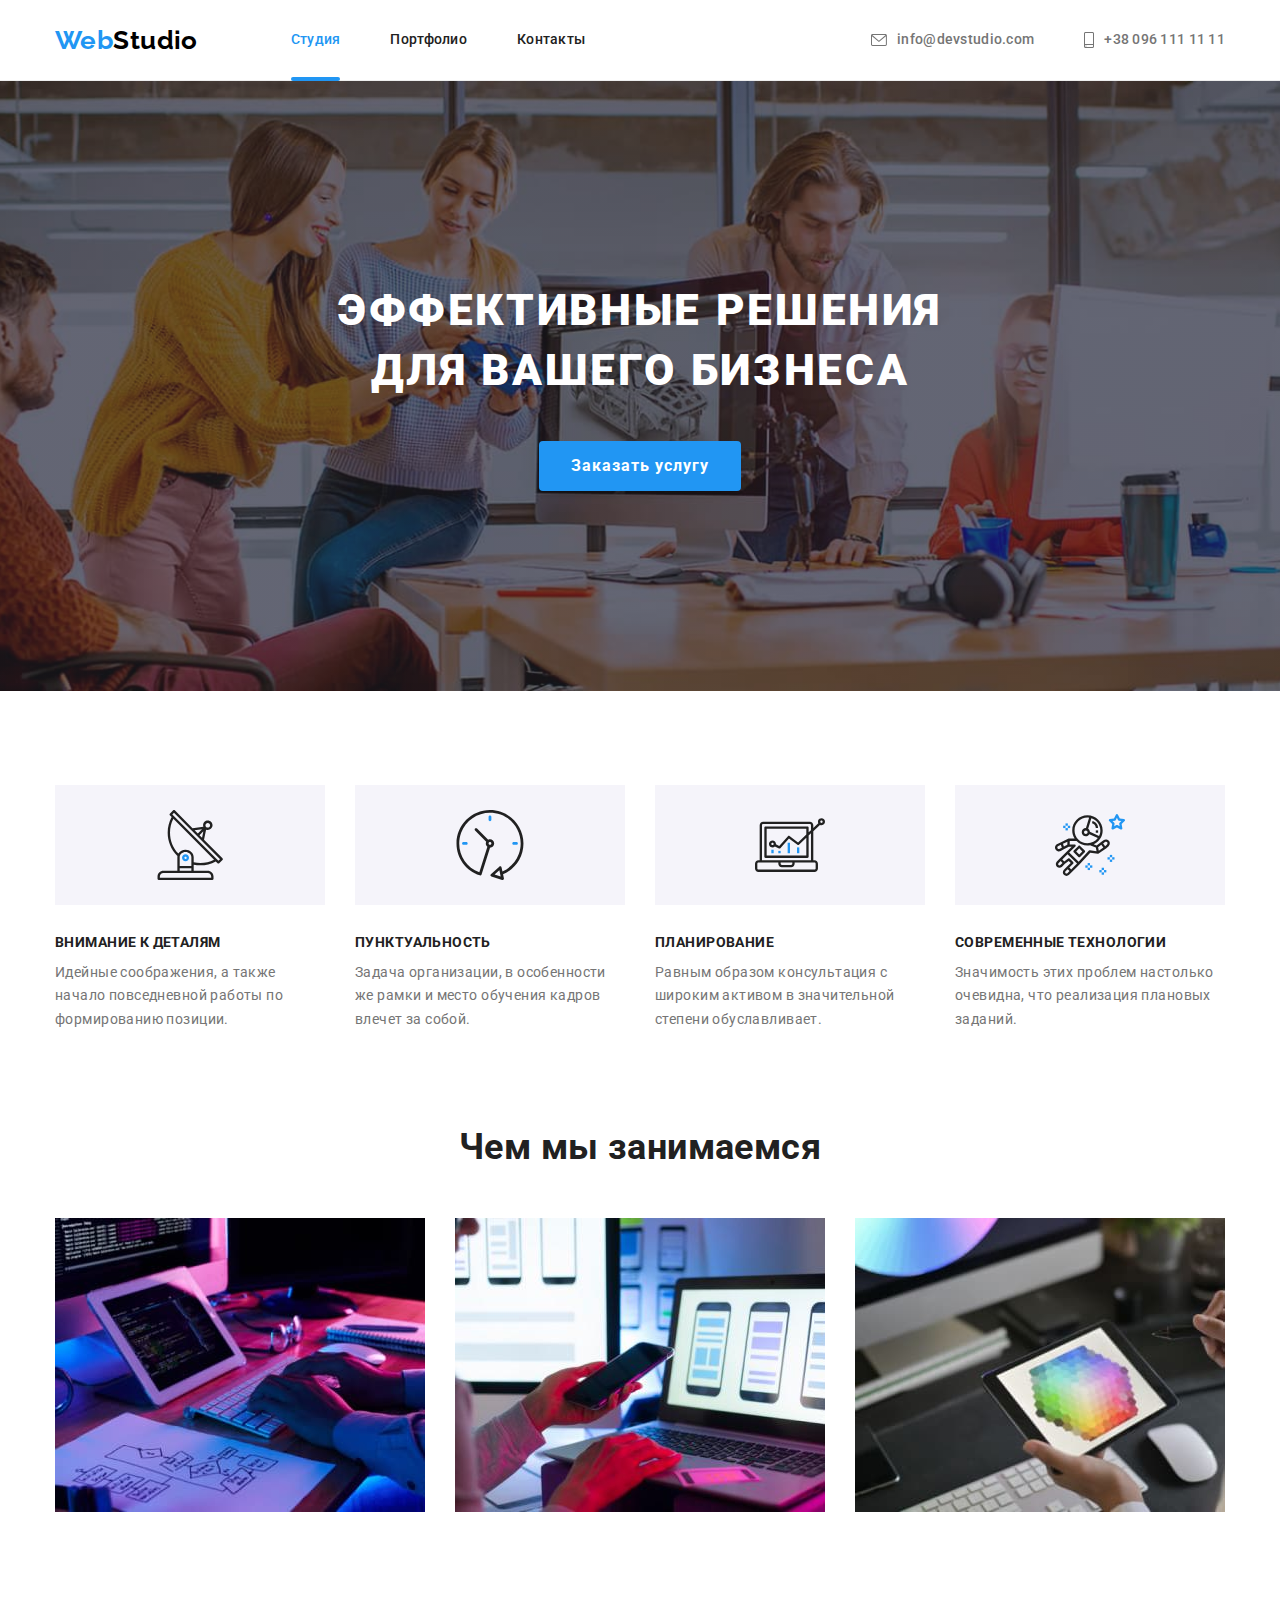
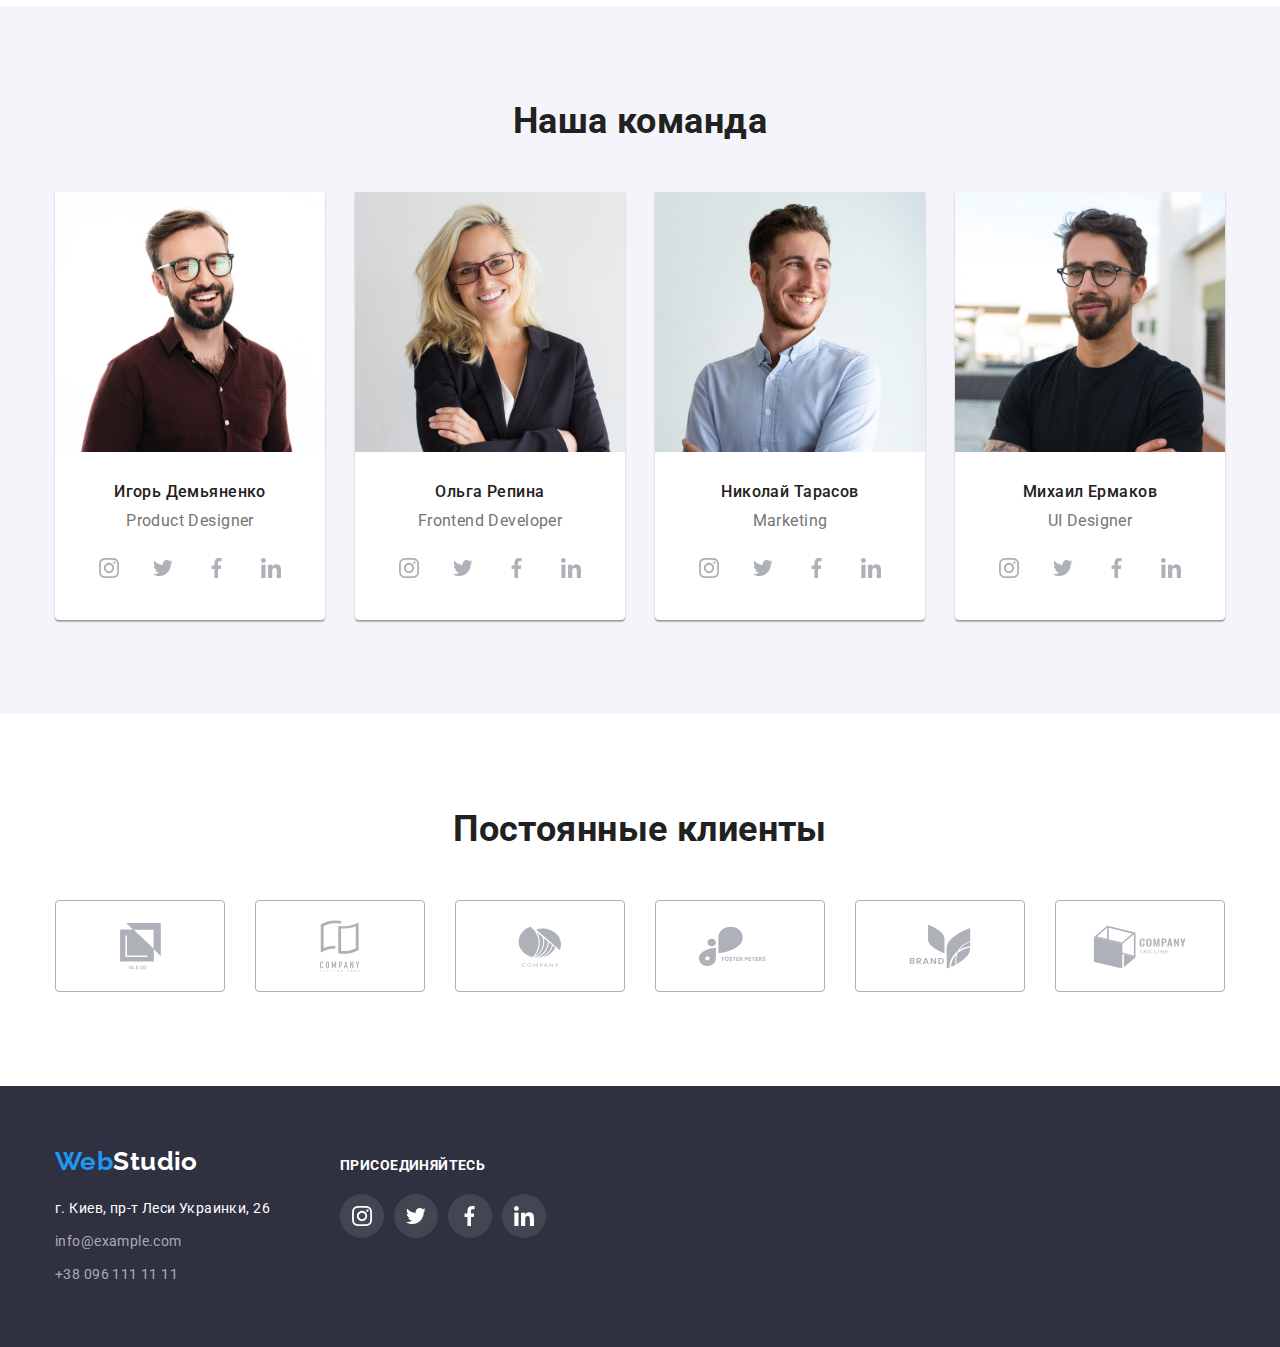
<file: index.html>
<!DOCTYPE html>
<html lang="ru">
  <head>
    <meta charset="UTF-8" />
    <meta http-equiv="X-UA-Compatible" content="IE=edge" />
    <meta name="viewport" content="width=device-width, initial-scale=1.0" />
    <title>WebStudio - главная</title>
    <link
      href="https://fonts.googleapis.com/css2?family=Raleway:wght@700&family=Roboto:wght@400;500;700;900&display=swap"
      rel="stylesheet"
    />
    <link
      rel="stylesheet"
      href="https://cdnjs.cloudflare.com/ajax/libs/modern-normalize/1.1.0/modern-normalize.min.css"
    />
    <link rel="stylesheet" href="./css/styles.css" />
  </head>

  <body>
    <!============== Navigation ===============>
    <header class="header">
      <div class="container menu">
        <nav class="nav">
          <a href="./index.html" class="logo-header logo-flex">Web<span>Studio</span></a>
          <ul class="nav-flex">
            <li><a href="./index.html" class="link current">Студия</a></li>
            <li><a href="./portfolio.html" class="link">Портфолио</a></li>
            <li><a href="#" class="link">Контакты</a></li>
          </ul>
        </nav>
        <ul class="list contact-flex">
          <li><a href="mailto:info@devstudio.com" class="link mail">
            <svg class="icon-mail">
              <use href="./images/icon.svg#icon-mail" ></use>
            </svg> info@devstudio.com</a></li>
          <li><a href="tel:+380961111111" class="link phone">
            <svg class="icon-phone">
              <use href="./images/icon.svg#icon-smartphone"></use>
            </svg> +38 096 111 11 11</a></li>
        </ul>
      </div>
    </header>

    <main>
      <!============== Hero =============>
      <section class="section-hero overlay">
        <div class="container">
          <h1 class="title">Эффективные решения для вашего бизнеса</h1>
          <button type="button" class="main-button">Заказать услугу</button>
        </div>
      </section>
      <!========= Benefits =========>
      <section class="section-benefits">
        <div class="container">
          <h2 class="title-none">Наши приимущества</h2>
          <ul class="benefits-flex">
            <li class="list-benefits">
              <div class="icon">
                <svg class="antena">
                  <use href="./images/icon.svg#icon-antena"></use>
                </svg>
              </div>
              <h3 class="title title-benefits">Внимание к деталям</h3>
              <p>
                Идейные соображения, а также начало повседневной работы по формированию позиции.
              </p>
            </li>
            <li class="list-benefits">
              <div class="icon">
                <svg class="clock"><use href="./images/icon.svg#icon-clock"></use></svg>
              </div>
              <h3 class="title title-benefits">Пунктуальность</h3>
              <p>
                Задача организации, в особенности же рамки и место обучения кадров влечет за собой.
              </p>
            </li>
            <li class="list-benefits">
              <div class="icon">
                <svg class="diagram"><use href="./images/icon.svg#icon-diagram"></use></svg>
              </div>
              <h3 class="title title-benefits">Планирование</h3>
              <p>
                Равным образом консультация с широким активом в значительной степени обуславливает.
              </p>
            </li>
            <li class="list-benefits">
              <div class="icon">
                <svg class="astronaut"><use href="./images/icon.svg#icon-astronaut"></use></svg>
              </div>
              <h3 class="title title-benefits">Современные технологии</h3>
              <p>Значимость этих проблем настолько очевидна, что реализация плановых заданий.</p>
            </li>
          </ul>
        </div>
      </section>
      <!========= About us =========>
      <section class="section-about">
        <div class="container">
          <h2 class="title">Чем мы занимаемся</h2>

          <ul class="about-flex">
            <li>
              <img src="./images/img.jpg" alt="Набирает текст на клавиатуре" width="370" />
            </li>
            <li>
              <img src="./images/img1.jpg" alt="Держит телефон в руке" width="370" />
            </li>
            <li>
              <img src="./images/img2.jpg" alt="Держит планшет в руках" width="370" />
            </li>
          </ul>
        </div>
      </section>
      <!=========== Team =============>
      <section class="section-team">
        <h2 class="section-title">Наша команда</h2>

        <div class="container">
          <ul class="team-flex">
            <li class="team-cards">
              <img src="./images/ihor.jpg" alt="Игорь Демьяненко" width="270" />
              <div class="card">
                <h3 class="title">Игорь Демьяненко</h3>
                <p class="text-team" lang="en">Product Designer</p>
                <ul class="social-box-list">
                  <li>
                    <a class="social-box-link" href="#">
                      <svg lang="en" aria-label="instagram icon" class="social-icon">
                        <use href="./images/icon.svg#icon-instagram"></use>
                      </svg>
                    </a>
                  </li>
                  <li>
                    <a class="social-box-link" href="">
                      <svg lang="en" aria-label="twiter icon" class="social-icon">
                        <use href="./images/icon.svg#icon-twiter"></use>
                      </svg>
                    </a>
                  </li>
                  <li>
                    <a class="social-box-link" href="">
                      <svg lang="en" aria-label="facebook icon" class="social-icon">
                        <use href="./images/icon.svg#icon-facebook"></use>
                      </svg>
                    </a>
                  </li>
                  <li>
                    <a class="social-box-link" href="">
                      <svg lang="en" aria-label="linkedin icon" class="social-icon">
                        <use href="./images/icon.svg#icon-linkedin"></use>
                      </svg>
                    </a>
                  </li>
                </ul>
              </div>
            </li>
            <li class="team-cards">
              <img src="./images/olga.jpg" alt="Ольга Репина" width="270" />
              <div class="card">
                <h3 class="title">Ольга Репина</h3>
                <p class="text-team" lang="en">Frontend Developer</p>
                <ul class="social-box-list">
                  <li>
                    <a class="social-box-link" href="#">
                      <svg lang="en" aria-label="instagram icon" class="social-icon">
                        <use href="./images/icon.svg#icon-instagram"></use>
                      </svg>
                    </a>
                  </li>
                  <li>
                    <a class="social-box-link" href="">
                      <svg lang="en" aria-label="twiter icon" class="social-icon">
                        <use href="./images/icon.svg#icon-twiter"></use>
                      </svg>
                    </a>
                  </li>
                  <li>
                    <a class="social-box-link" href="">
                      <svg lang="en" aria-label="facebook icon" class="social-icon">
                        <use href="./images/icon.svg#icon-facebook"></use>
                      </svg>
                    </a>
                  </li>
                  <li>
                    <a class="social-box-link" href="">
                      <svg lang="en" aria-label="linkedin icon" class="social-icon">
                        <use href="./images/icon.svg#icon-linkedin"></use>
                      </svg>
                    </a>
                  </li>
                </ul>
              </div>
            </li>
            <li class="team-cards">
              <img src="./images/nikola.jpg" alt="Николай Тарасов" width="270" />
              <div class="card">
                <h3 class="title">Николай Тарасов</h3>
                <p class="text-team" lang="en">Marketing</p>
                <ul class="social-box-list">
                  <li>
                    <a class="social-box-link" href="#">
                      <svg lang="en" aria-label="instagram icon" class="social-icon">
                        <use href="./images/icon.svg#icon-instagram"></use>
                      </svg>
                    </a>
                  </li>
                  <li>
                    <a class="social-box-link" href="">
                      <svg lang="en" aria-label="twiter icon" class="social-icon">
                        <use href="./images/icon.svg#icon-twiter"></use>
                      </svg>
                    </a>
                  </li>
                  <li>
                    <a class="social-box-link" href="">
                      <svg lang="en" aria-label="facebook icon" class="social-icon">
                        <use href="./images/icon.svg#icon-facebook"></use>
                      </svg>
                    </a>
                  </li>
                  <li>
                    <a class="social-box-link" href="">
                      <svg lang="en" aria-label="linkedin icon" class="social-icon">
                        <use href="./images/icon.svg#icon-linkedin"></use>
                      </svg>
                    </a>
                  </li>
                </ul>
              </div>
            </li>
            <li class="team-cards">
              <img src="./images/mihail.jpg" alt="Михил Ермаков" width="270" />
              <div class="card">
                <h3 class="title">Михаил Ермаков</h3>
                <p class="text-team" lang="en">UI Designer</p>
                <ul class="social-box-list">
                  <li>
                    <a class="social-box-link" href="#">
                      <svg lang="en" aria-label="instagram icon" class="social-icon">
                        <use href="./images/icon.svg#icon-instagram"></use>
                      </svg>
                    </a>
                  </li>
                  <li>
                    <a class="social-box-link" href="">
                      <svg lang="en" aria-label="twiter icon" class="social-icon">
                        <use href="./images/icon.svg#icon-twiter"></use>
                      </svg>
                    </a>
                  </li>
                  <li>
                    <a class="social-box-link" href="">
                      <svg lang="en" aria-label="facebook icon" class="social-icon">
                        <use href="./images/icon.svg#icon-facebook"></use>
                      </svg>
                    </a>
                  </li>
                  <li>
                    <a class="social-box-link" href="">
                      <svg lang="en" aria-label="linkedin icon" class="social-icon">
                        <use href="./images/icon.svg#icon-linkedin"></use>
                      </svg>
                    </a>
                  </li>
                </ul>
              </div>
            </li>
          </ul>
        </div>
      </section>
      <!============ Clients ===========>
      <section class="section-clients">
        <h2 class="section-title">Постоянные клиенты</h2>
        <div class="container">
          <ul class="list-clients">
            <li class="list-clients-item">
              <a class="list-link-clients" href="#">
                <svg  aria-label="логотип постоянного клиента" class="clients-icon client-icon-one">
                  <use href="./images/icon.svg#icon-client1"></use>
                </svg>
              </a>
            </li>
            <li class="list-clients-item">
              <a class="list-link-clients" href="#">
                <svg  aria-label="логотип постоянного клиента" class="clients-icon client-icon-two">
                  <use href="./images/icon.svg#icon-client2"></use>
                </svg>
              </a>
            </li>
            <li class="list-clients-item">
              <a class="list-link-clients" href="#">
                <svg  aria-label="логотип постоянного клиента" class="clients-icon client-icon-three">
                  <use href="./images/icon.svg#icon-client3"></use>
                </svg>
              </a>
            </li>
            <li class="list-clients-item">
              <a class="list-link-clients" href="#">
                <svg  aria-label="логотип постоянного клиента" class="clients-icon client-icon-four">
                  <use href="./images/icon.svg#icon-client4"></use>
                </svg>
              </a>
            </li>
            <li class="list-clients-item">
              <a class="list-link-clients" href="#">
                <svg  aria-label="логотип постоянного клиента" class="clients-icon client-icon-five">
                  <use href="./images/icon.svg#icon-client5"></use>
                </svg>
              </a>
            </li>
            <li class="list-clients-item">
              <a class="list-link-clients" href="#">
                <svg  aria-label="логотип постоянного клиента" class="clients-icon client-icon-sex">
                  <use href="./images/icon.svg#icon-client6"></use>
                </svg>
              </a>
            </li>
          </ul>
        </div>
      </section>
    </main>
    <!============= Footer ============>
    <footer class="footer">
      <div class="container">
        <div class="footer-main-box">
          <a href="./index.html" class="logo-footer">Web<span>Studio</span></a>
          <address>
            <ul class="list-footer">
              <li class="footer-link">
                <a
                  class="maps-link"
                  href="https://goo.gl/maps/nKGTYEwU94ANi7mf6"
                  target="_blank"
                  rel="noopener noreferrer nofollow"
                  >г. Киев, пр-т Леси Украинки, 26</a
                >
              </li>
              <li class="footer-link">
                <a href="mailto:info@example.com" class="address-link">info@example.com</a>
              </li>
              <li class="footer-link">
                <a href="tel:+380961111111" class="address-link">+38 096 111 11 11</a>
              </li>
            </ul>
          </address>
        </div>
        <div class="footer-secondary-box">
          <p class="title-footer">присоединяйтесь</p>
          <ul class="social-box-list">
                  <li>
                    <a class="social-box-link" href="#">
                      <svg lang="en" aria-label="instagram icon" class="social-icon">
                        <use href="./images/icon.svg#icon-instagram"></use>
                      </svg>
                    </a>
                  </li>
                  <li>
                    <a class="social-box-link" href="">
                      <svg lang="en" aria-label="twiter icon" class="social-icon">
                        <use href="./images/icon.svg#icon-twiter"></use>
                      </svg>
                    </a>
                  </li>
                  <li>
                    <a class="social-box-link" href="">
                      <svg lang="en" aria-label="facebook icon" class="social-icon">
                        <use href="./images/icon.svg#icon-facebook"></use>
                      </svg>
                    </a>
                  </li>
                  <li>
                    <a class="social-box-link" href="">
                      <svg lang="en" aria-label="linkedin icon" class="social-icon">
                        <use href="./images/icon.svg#icon-linkedin"></use>
                      </svg>
                    </a>
                  </li>
                </ul>
        </div>
      </div>
    </footer>
  </body>
</html>
</file>
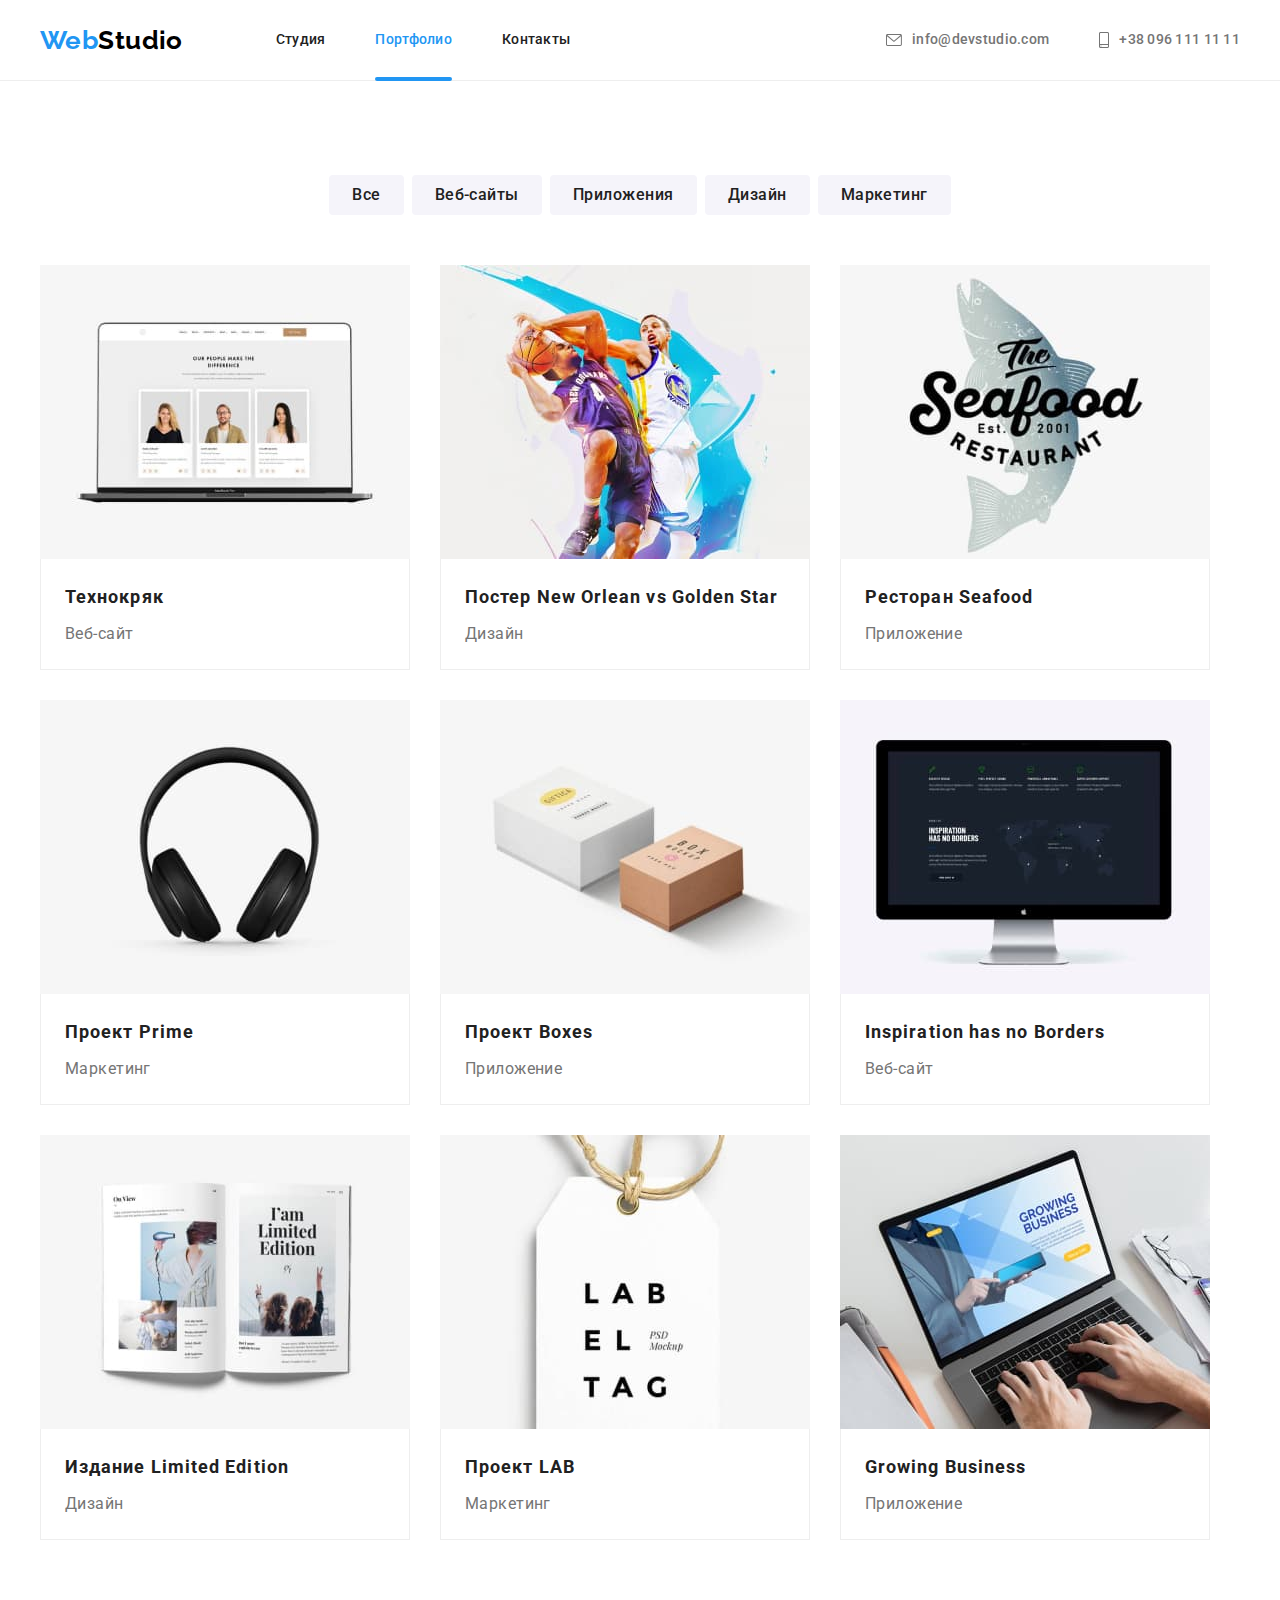
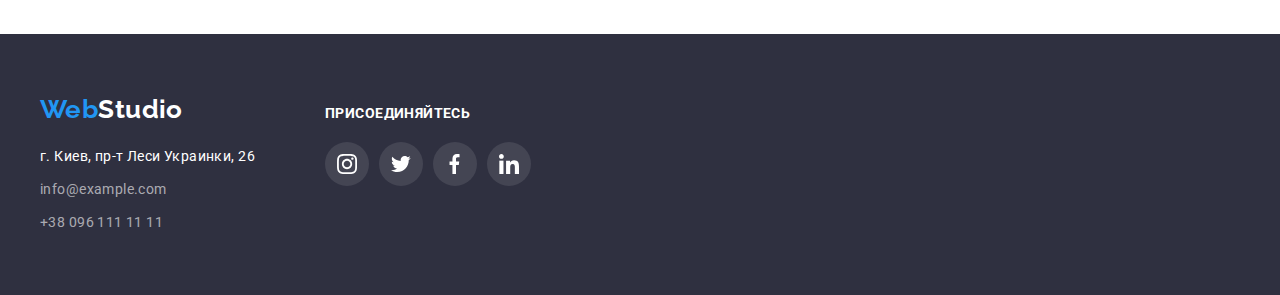
<file: portfolio.html>
<!DOCTYPE html>
<html lang="ru">
  <head>
    <meta charset="UTF-8" />
    <meta http-equiv="X-UA-Compatible" content="IE=edge" />
    <meta name="viewport" content="width=device-width, initial-scale=1.0" />
    <title>WebStudio - портфолио</title>
    <link
      href="https://fonts.googleapis.com/css2?family=Raleway:wght@700&family=Roboto:wght@400;500;700;900&display=swap"
      rel="stylesheet"
    />
    <link rel="stylesheet" href="./css/styles.css" />
  </head>

  <body>
    <!============ Navigation =============>
    <header class="header">
      <div class="container menu">
        <nav class="nav">
          <a href="./index.html" class="logo-header logo-flex">Web<span>Studio</span></a>
          <ul class="nav-flex">
            <li><a href="./index.html" class="link">Студия</a></li>
            <li><a href="./portfolio.html" class="link current">Портфолио</a></li>
            <li><a href="#" class="link">Контакты</a></li>
          </ul>
        </nav>
        <ul class="list contact-flex">
          <li><a href="mailto:info@devstudio.com" class="link mail">
            <svg class="icon-mail">
              <use href="./images/icon.svg#icon-mail" ></use>
            </svg> info@devstudio.com</a></li>
          <li><a href="tel:+380961111111" class="link phone">
            <svg class="icon-phone">
              <use href="./images/icon.svg#icon-smartphone"></use>
            </svg> +38 096 111 11 11</a></li>
        </ul>
      </div>
    </header>

    <main>
      <!========= Filter ==========>
      <section class="portfolio">
        <h1 class="title-none">Наш портфолио</h1>
        <div class="container">
          <ul class="btn-filter">
            <li><button class="button-filter" type="button">Все</button></li>
            <li><button class="button-filter" type="button">Веб-сайты</button></li>
            <li><button class="button-filter" type="button">Приложения</button></li>
            <li><button class="button-filter" type="button">Дизайн</button></li>
            <li><button class="button-filter" type="button">Маркетинг</button></li>
          </ul>
          <div class="cards-filter">
            <ul class="list-card">
              <li>
                <a class="list-card-link" href=""
                  ><img
                    src="./images/portfolio1.jpg"
                    alt="Демонстрация веб-сайта на ноутбуке"
                    width="370"
                  />
                  <div class="card-filter">
                    <h2 class="filter-title">Технокряк</h2>
                    <p class="text-card">Веб-сайт</p>
                  </div>
                </a>
              </li>
              <li>
                <a class="list-card-link" href=""
                  ><img
                    src="./images/portfolio2.jpg"
                    alt="Постер на котором изображены два баскетболиста"
                    width="370"
                  />
                  <div class="card-filter">
                    <h2 class="filter-title">Постер New Orlean vs Golden Star</h2>
                    <p class="text-card">Дизайн</p>
                  </div>
                </a>
              </li>
              <li>
                <a class="list-card-link" href=""
                  ><img src="./images/portfolio3.jpg" alt="Логотип ресторана" width="370" />
                  <div class="card-filter">
                    <h2 lang="en" class="filter-title">Ресторан Seafood</h2>
                    <p class="text-card">Приложение</p>
                  </div>
                </a>
              </li>
              <li>
                <a class="list-card-link" href=""
                  ><img src="./images/portfolio4.jpg" alt="Наушники" width="370" />
                  <div class="card-filter">
                    <h2 lang="en" class="filter-title">Проект Prime</h2>
                    <p class="text-card">Маркетинг</p>
                  </div>
                </a>
              </li>
              <li>
                <a class="list-card-link" href=""
                  ><img src="./images/portfolio5.jpg" alt="Две коробки на столе" width="370" />
                  <div class="card-filter">
                    <h2 lang="en" class="filter-title">Проект Boxes</h2>
                    <p class="text-card">Приложение</p>
                  </div>
                </a>
              </li>
              <li>
                <a class="list-card-link" href=""
                  ><img
                    src="./images/portfolio6.jpg"
                    alt="Демонстрация веб-сайта на мониторе"
                    width="370"
                  />
                  <div class="card-filter">
                    <h2 lang="en" class="filter-title">Inspiration has no Borders</h2>
                    <p class="text-card">Веб-сайт</p>
                  </div>
                </a>
              </li>
              <li>
                <a class="list-card-link" href=""
                  ><img
                    src="./images/portfolio7.jpg"
                    alt="Развернутая книга на столе"
                    width="370"
                  />
                  <div class="card-filter">
                    <h2 lang="en" class="filter-title">Издание Limited Edition</h2>
                    <p class="text-card">Дизайн</p>
                  </div>
                </a>
              </li>
              <li>
                <a class="list-card-link" href=""
                  ><img src="./images/portfolio8.jpg" alt="Бирка для одежды" width="370" />
                  <div class="card-filter">
                    <h2 lang="en" class="filter-title">Проект LAB</h2>
                    <p class="text-card">Маркетинг</p>
                  </div>
                </a>
              </li>
              <li>
                <a class="list-card-link" href=""
                  ><img
                    src="./images/portfolio9.jpg"
                    alt="парень набирает текст на ноутбуке"
                    width="370"
                  />
                  <div class="card-filter">
                    <h2 lang="en" class="filter-title">Growing Business</h2>
                    <p class="text-card">Приложение</p>
                  </div>
                </a>
              </li>
            </ul>
          </div>
        </div>
      </section>
    </main>

    <!=========== Footer =============>
    <footer class="footer">
      <div class="container">
        <div class="footer-main-box">
          <a href="./index.html" class="logo-footer">Web<span>Studio</span></a>
          <address>
            <ul class="list-footer">
              <li class="footer-link">
                <a
                  class="maps-link"
                  href="https://goo.gl/maps/nKGTYEwU94ANi7mf6"
                  target="_blank"
                  rel="noopener noreferrer nofollow"
                  >г. Киев, пр-т Леси Украинки, 26</a
                >
              </li>
              <li class="footer-link">
                <a href="mailto:info@example.com" class="address-link">info@example.com</a>
              </li>
              <li class="footer-link">
                <a href="tel:+380961111111" class="address-link">+38 096 111 11 11</a>
              </li>
            </ul>
          </address>
        </div>
        <div class="footer-secondary-box">
          <p class="title-footer">присоединяйтесь</p>
          <ul class="social-box-list">
                  <li>
                    <a class="social-box-link" href="#">
                      <svg lang="en" aria-label="instagram icon" class="social-icon">
                        <use href="./images/icon.svg#icon-instagram"></use>
                      </svg>
                    </a>
                  </li>
                  <li>
                    <a class="social-box-link" href="">
                      <svg lang="en" aria-label="twiter icon" class="social-icon">
                        <use href="./images/icon.svg#icon-twiter"></use>
                      </svg>
                    </a>
                  </li>
                  <li>
                    <a class="social-box-link" href="">
                      <svg lang="en" aria-label="facebook icon" class="social-icon">
                        <use href="./images/icon.svg#icon-facebook"></use>
                      </svg>
                    </a>
                  </li>
                  <li>
                    <a class="social-box-link" href="">
                      <svg lang="en" aria-label="linkedin icon" class="social-icon">
                        <use href="./images/icon.svg#icon-linkedin"></use>
                      </svg>
                    </a>
                  </li>
                </ul>
        </div>
      </div>
    </footer>
  </body>
</html>
</file>
<file: css/styles.css>
/* current - подсвечивает текущую страницу */

:root {
  --main-color-text: #757575; /* основной цвет текста */
  --title-text-color: #212121; /* Цвет заголовков и навигации */
  --hero-color: #ffffff; /* Hero  color */
  --logo-color: #2196f3; /* основной цвет логотипа */
  --head-logo-color: #000000; /* цвет логотипа щапка */
  --footer-logo-color: #ffffff; /* цвет логотипа подвал*/
  --button-background: #2196f3; /* цвет заливки кнопки */
  --hero-bg-color: #2f303a; /* цвет заливки героя */
  --bg-header: #ffffff; /* BG цвет шапки */
  --bg-footer-hero: #2f3040; /* BG цвет подвала */
  --bg-section: #f5f4fa; /* BG темный цвет секций  */
  --bg-section-light: #e5e5e5; /* BG светлый цвет секций  */
  --nav-hover-color: #2196f3; /* цвет ховера  */
  --address-color: rgba(255, 255, 255, 0.6); /* цвет адреса в подвале  */
  --hover-button: #188ce8;
  --color-border: #eeeeee;
  --bg-portfolio: #ffffff;
  --bg-icon: #f5f4fa;
  --icon-color: #afb1b8;
}

h1,
h2,
h3,
h4,
p {
  margin: 0;
}

img {
  display: block;
}

body {
  margin: 0;
  border: 0;

  font-family: 'Roboto', sans-serif;
  font-size: 14px;
  line-height: 1.7;
  letter-spacing: 0.03em;
  color: var(--main-color-text);
  background-color: var(--bg-header);
}
header {
  border-bottom: 1px solid var(--color-border);
}

a {
  text-decoration: none;
}

ul {
  list-style: none;
  margin: 0;
  padding: 0;
}
footer {
  background-color: var(--bg-footer-hero);
}

button {
  display: inline-block;
  border: 1px solid transparent;
  border-radius: 4px;

  font-family: inherit;
  font-size: 16px;
  align-items: center;
  text-align: center;
  cursor: pointer;
}

.title,
.section-title {
  color: var(--title-text-color);
}

.container {
  width: 1200px;
  margin-left: auto;
  margin-right: auto;
  padding-left: 15px;
  padding-right: 15px;
}
/* ======== HOVER and FOCUS ========== */
.header .link:hover,
.address-link:hover,
.maps-link:hover,
.header .link:focus,
.address-link:focus,
.maps-link:focus,
.nav .link.current {
  color: var(--nav-hover-color);
}
/*============ logo ==============*/
.logo-header,
.logo-footer {
  font-family: 'Raleway', sans-serif;
  font-style: normal;
  font-weight: 700;
  font-size: 26px;
  line-height: 1.19;
  text-decoration: none;
  color: var(--logo-color);
}
.logo-header span {
  color: var(--head-logo-color);
}
.logo-footer span {
  color: var(--footer-logo-color);
}
/*=========== navigation ==============*/
.nav {
  display: flex;
  align-items: center;
}
.logo-flex {
  margin-right: 93px;
}
.current {
  position: relative;

  padding-bottom: 32px;
  color: var(--title-text-color);
  font-weight: 500;
  font-size: 14px;
  line-height: 1.14;
  text-decoration: none;
  letter-spacing: 0.02em;

  color: var(--button-background);
}
.current::before {
  content: "";

  position: absolute;
  left: 0;
  bottom: -1px;

  display: block;
  width: 100%;
  height: 4px;
  background: var(--button-background);
  border-radius: 2px;
}

.nav-flex {
  display: flex;
  gap: 50px;
}

.contact-flex {
  display: flex;
  gap: 50px;
  margin-left: auto;
  align-items: center;
}
.menu {
  display: flex;
  align-items: center;
}

.nav .link {
  display: inline-block;
  padding-top: 32px;
  padding-bottom: 32px;

  font-weight: 500;
  font-size: 14px;
  line-height: 1.14;
  letter-spacing: 0.02em;
  text-decoration: none;
  color: var(--title-text-color);
}

.list .link {
  display: flex;
  align-items: center;
  padding-top: 32px;
  padding-bottom: 32px;

  font-weight: 500;
  font-size: 14px;
  line-height: 1.14;
  letter-spacing: 0.02em;
  text-decoration: none;
  color: var(--main-color-text);
}

.icon-mail {
  margin-right: 10px;
  width: 16px;
  height: 12px;
  fill: var(--main-color-text);
}



.icon-phone {
  margin-right: 10px;
  width: 10px;
  height: 16px;
  fill: var(--main-color-text);
}
.header .link:hover .icon-phone,
.header .link:focus .icon-phone,
.header .link:hover .icon-mail,
.header .link:focus .icon-mail {
  fill: var(--nav-hover-color);
}
/*============HERO===========*/

.section-hero {
  padding-top: 200px;
  padding-bottom: 200px;
  text-align: center;
}

/* ========== Overlay =========== */

.overlay {
  max-width: 1600px;
  min-height: 600px;
  margin-left: auto;
  margin-right: auto;

  background: #c4c4c4;
  background-image: linear-gradient(to left, rgba(47, 48, 58, 0.4), rgba(47, 48, 58, 0.4)),
    url(../images/bg-hero.jpg);
  background-position: center;
  background-size: cover;
}
.section-hero .title {
  margin-left: auto;
  margin-right: auto;
  margin-bottom: 40px;

  width: 696px;
  border-top: 200px;
  font-weight: 900;
  font-size: 44px;
  line-height: 1.36;
  text-align: center;
  letter-spacing: 0.06em;
  text-transform: uppercase;
  color: var(--hero-color);
}

/*============Button-main===========*/

.main-button {
  padding: 10px 32px;
  min-width: 200px;

  font-weight: 700;
  line-height: 1.88;
  letter-spacing: 0.06em;
  background-color: var(--button-background);
  color: var(--hero-color);
  box-shadow: 0px 4px 4px rgba(0, 0, 0, 0.15);
  border: 0ch;
}

.main-button:hover,
.main-button.link:focus {
  background-color: var(--hover-button);
}

/*=========Benefits section===========*/

.section-benefits {
  padding-top: 94px;
}

.section-benefits .title {
  margin-bottom: 10px;

  font-size: 14px;
  line-height: 1.14;
  text-transform: uppercase;
}
.section-benefits > p {
  margin-bottom: 94px;
}

.benefits-flex {
  display: flex;
  gap: 30px;
}

.icon {
  display: flex;
  width: 270px;
  height: 120px;
  margin-bottom: 30px;
  justify-content: center;
  align-items: center;

  background-color: var(--bg-icon);
}
.antena,
.clock,
.diagram,
.astronaut {
  width: 70px;
  height: 70px;
}

/*=========About section=========*/

.section-about {
  padding-top: 94px;
  padding-bottom: 94px;

  text-align: center;
}
.section-about .title {
  margin-bottom: 50px;

  font-size: 36px;
  line-height: 1.17;
  text-align: center;
}

.about-flex {
  display: flex;
  gap: 30px;
}

/*===========section-team=============*/

.team-flex {
  display: flex;
  gap: 30px;
}

.section-team .section-title,
.section-clients .section-title {
  margin-bottom: 50px;

  font-size: 36px;
  line-height: 1.17;
  text-align: center;
}
.section-team .title {
  font-weight: 500;
  font-size: 16px;
  line-height: 1.19;
}

.section-team p {
  font-size: 16px;
  line-height: 1.19;
}

.section-team {
  padding-top: 94px;
  padding-bottom: 94px;

  text-align: center;
  background-color: var(--bg-section);
}

.team-cards {
  width: 270px;

  border-radius: 0px 0px 4px 4px;
  background-color: var(--bg-header);
  box-shadow: 0px 1px 3px rgba(0, 0, 0, 0.12), 0px 1px 1px rgba(0, 0, 0, 0.14),
    0px 2px 1px rgba(0, 0, 0, 0.2);
}

.card {
  padding: 30px;
}

.card .title {
  margin-bottom: 10px;
}
.team {
  display: flex;
  flex-direction: row;
}
.text-team{
  margin-bottom: 16px;
}

.social-box {
  padding-top: 16px;
  padding-bottom: 30px;
}

.social-box-list {
  display: flex;
  column-gap: 10px;
  justify-content: center;
}

.social-box-link {
  display: flex;
  width: 44px;
  height: 44px;
  border-radius: 50%;
  align-items: center;
  justify-content: center;
}

.social-box-link:hover,
.social-box-link:focus {
  background-color: var(--nav-hover-color);
}

.social-box-link:hover .social-icon,
.social-box-link:focus .social-icon {
  fill: var(--hero-color);
}

.social-icon {
  width: 20px;
  height: 20px;
  fill: var(--icon-color);
}

/* ============ Clients =========== */

.section-clients {
  padding-top: 94px;
  padding-bottom: 94px;
}

.list-clients {
  display: flex;
  gap: 30px;
}

.list-link-clients {
  display: flex;
  align-items: center;
  justify-content: center;
  border: 1px solid #afb1b8;
  border-radius: 4px;
  width: 170px;
  height: 92px;
}

.clients-icon {
  fill: var(--icon-color);
}

.list-link-clients:hover,
.list-link-clients:focus {
  border-color: var(--nav-hover-color);
}

.list-link-clients:hover .clients-icon,
.list-link-clients:focus .clients-icon {
  fill: var(--nav-hover-color);
}

.client-icon-one {
  width: 41px;
  height: 46.7px;
}

.client-icon-two {
  width: 40px;
  height: 52px;
}

.client-icon-three {
  width: 43.46px;
  height: 41.18px;
}

.client-icon-four {
  width: 84.44px;
  height: 40.62px;
}

.client-icon-five {
  width: 62.54px;
  height: 45.43px;
}

.client-icon-sex {
  width: 93.79px;
  height: 43.93px;
}
/*============footer============*/

.footer {
  padding-top: 60px;
  padding-bottom: 60px;
}

.address-link,
.maps-link {
  display: block;

  font-size: 14px;
  line-height: 1.71;
  font-style: normal;
  text-decoration: none;
}

.logo-footer {
  display: inline-block;
  margin-bottom: 20px;
}

.maps-link {
  color: var(--hero-color);
}
.address-link {
  color: var(--address-color);
}

.footer-link:not(:last-child) {
  margin-bottom: 9px;
}

.footer-secondary-box .social-icon {
  width: 20px;
  height: 20px;
  fill: var(--footer-logo-color);
}

.footer-secondary-box .social-box-link {
  background: rgba(255, 255, 255, 0.1);
}

.social-box-link:hover,
.social-box-link:focus {
  background-color: var(--nav-hover-color);
}

.social-box-link:hover .social-icon,
.social-box-link:focus .social-icon {
  fill: var(--hero-color);
}

.title-footer {
  margin-bottom: 20px;

  font-weight: 700;
  font-size: 14px;
  line-height: 1.14;
  letter-spacing: 0.03em;
  text-transform: uppercase;
  color: var(--hero-color);
}

.footer .container {
  display: flex;
  align-items: baseline;
}
.footer-main-box {
  margin-right: 70px;
}

/*===========Portfolio============*/

.portfolio {
  padding-top: 94px;
  padding-bottom: 94px;

  background-color: var(--bg-portfolio);
}
.title-none {
  position: absolute;
  white-space: nowrap;
  width: 1px;
  height: 1px;
  overflow: hidden;
  border: 0;
  padding: 0;
  clip: rect(0 0 0 0);
  clip-path: inset(50%);
  margin: -1px;
}
.btn-filter {
  display: flex;
  justify-content: center;
  margin-bottom: 50px;
  gap: 8px;
}

.button-filter {
  padding: 6px 22px;

  font-weight: 500;
  line-height: 1.62;
  letter-spacing: 0.03em;
  border-color: transparent;
  color: var(--title-text-color);
  background-color: var(--bg-section);
}

.cards-filter .list-card {
  display: flex;
  flex-wrap: wrap;
  gap: 30px;
}

.card-filter {
  padding: 20px 24px;
  border-left: 1px solid var(--color-border);
  border-right: 1px solid var(--color-border);
  border-bottom: 1px solid var(--color-border);
}
.button-filter:hover,
.button-filter:focus {
  background-color: var(--button-background);
  color: var(--hero-color);
  box-shadow: 0px 3px 1px rgba(0, 0, 0, 0.1), 0px 1px 2px rgba(0, 0, 0, 0.08),
    0px 2px 2px rgba(0, 0, 0, 0.12);
}

.list-card-link{
  display: block;
}
.list-card-link:hover,
.list-card-link:focus {
  box-shadow: 0px 1px 1px rgba(0, 0, 0, 0.12), 0px 4px 4px rgba(0, 0, 0, 0.06),
    1px 4px 6px rgba(0, 0, 0, 0.16);
}

.filter-title {
  margin-bottom: 4px;

  font-size: 18px;
  line-height: 2;
  letter-spacing: 0.06em;
  color: var(--title-text-color);
}

.text-card{
  font-size: 16px;
  line-height: 1.88;
  color: var(--main-color-text);
}
</file>
